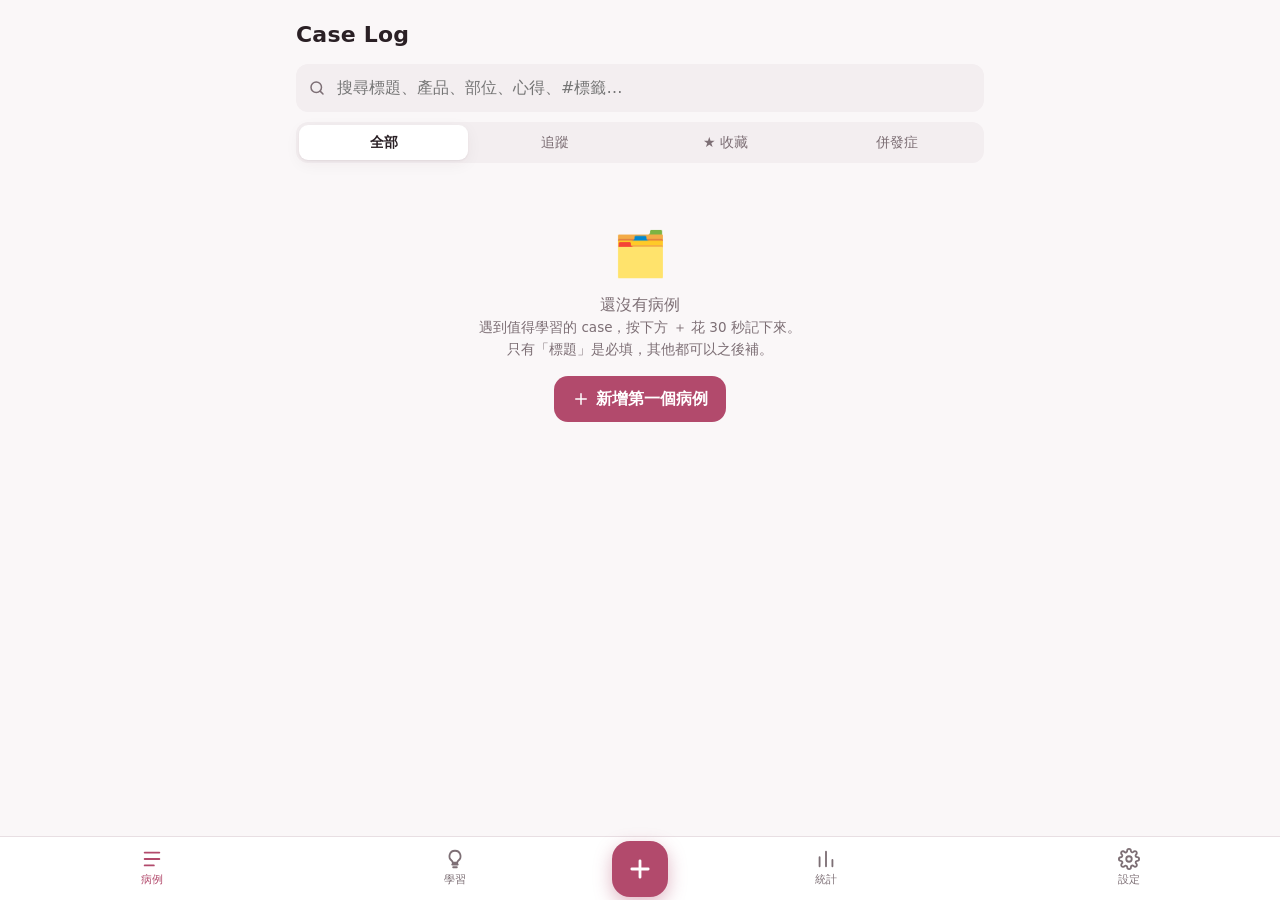
<file: index.html>
<!doctype html>
<html lang="zh-Hant-TW">
<head>
<meta charset="utf-8">
<meta name="viewport" content="width=device-width, initial-scale=1, viewport-fit=cover">
<title>Case Log</title>
<meta name="theme-color" content="#b24a6c">
<meta name="apple-mobile-web-app-capable" content="yes">
<meta name="mobile-web-app-capable" content="yes">
<meta name="apple-mobile-web-app-status-bar-style" content="default">
<meta name="apple-mobile-web-app-title" content="Case Log">
<link rel="manifest" href="manifest.webmanifest">
<link rel="icon" href="icons/icon.svg" type="image/svg+xml">
<link rel="apple-touch-icon" href="icons/apple-touch-icon.png">
<link rel="stylesheet" href="app.css">
</head>
<body>
<main id="view" aria-live="polite"></main>

<nav class="tabbar" id="tabbar">
  <a href="#/" data-tab="home"><svg viewBox="0 0 24 24"><path d="M4 5h16M4 12h16M4 19h10"/></svg><span>病例</span></a>
  <a href="#/pearls" data-tab="pearls"><svg viewBox="0 0 24 24"><path d="M9 18h6M10 21h4M12 3a6 6 0 0 0-3.5 10.9c.6.5 1 1.2 1 2V16h5v-.1c0-.8.4-1.5 1-2A6 6 0 0 0 12 3z"/></svg><span>學習</span></a>
  <a href="#/new" class="fab" aria-label="新增病例"><svg viewBox="0 0 24 24"><path d="M12 5v14M5 12h14"/></svg></a>
  <a href="#/stats" data-tab="stats"><svg viewBox="0 0 24 24"><path d="M5 20V10M12 20V4M19 20v-7"/></svg><span>統計</span></a>
  <a href="#/settings" data-tab="settings"><svg viewBox="0 0 24 24"><circle cx="12" cy="12" r="3"/><path d="M19.4 15a1.7 1.7 0 0 0 .3 1.8l.1.1a2 2 0 1 1-2.8 2.8l-.1-.1a1.7 1.7 0 0 0-1.8-.3 1.7 1.7 0 0 0-1 1.5V21a2 2 0 1 1-4 0v-.1a1.7 1.7 0 0 0-1.1-1.5 1.7 1.7 0 0 0-1.8.3l-.1.1a2 2 0 1 1-2.8-2.8l.1-.1a1.7 1.7 0 0 0 .3-1.8 1.7 1.7 0 0 0-1.5-1H3a2 2 0 1 1 0-4h.1a1.7 1.7 0 0 0 1.5-1.1 1.7 1.7 0 0 0-.3-1.8l-.1-.1a2 2 0 1 1 2.8-2.8l.1.1a1.7 1.7 0 0 0 1.8.3H9a1.7 1.7 0 0 0 1-1.5V3a2 2 0 1 1 4 0v.1a1.7 1.7 0 0 0 1 1.5 1.7 1.7 0 0 0 1.8-.3l.1-.1a2 2 0 1 1 2.8 2.8l-.1.1a1.7 1.7 0 0 0-.3 1.8V9a1.7 1.7 0 0 0 1.5 1H21a2 2 0 1 1 0 4h-.1a1.7 1.7 0 0 0-1.5 1z"/></svg><span>設定</span></a>
</nav>

<div id="toast" role="status"></div>
<input type="file" id="photoInput" accept="image/*" multiple hidden>
<input type="file" id="importInput" accept="application/json,.json" hidden>
<script src="app.js"></script>
</body>
</html>
</file>
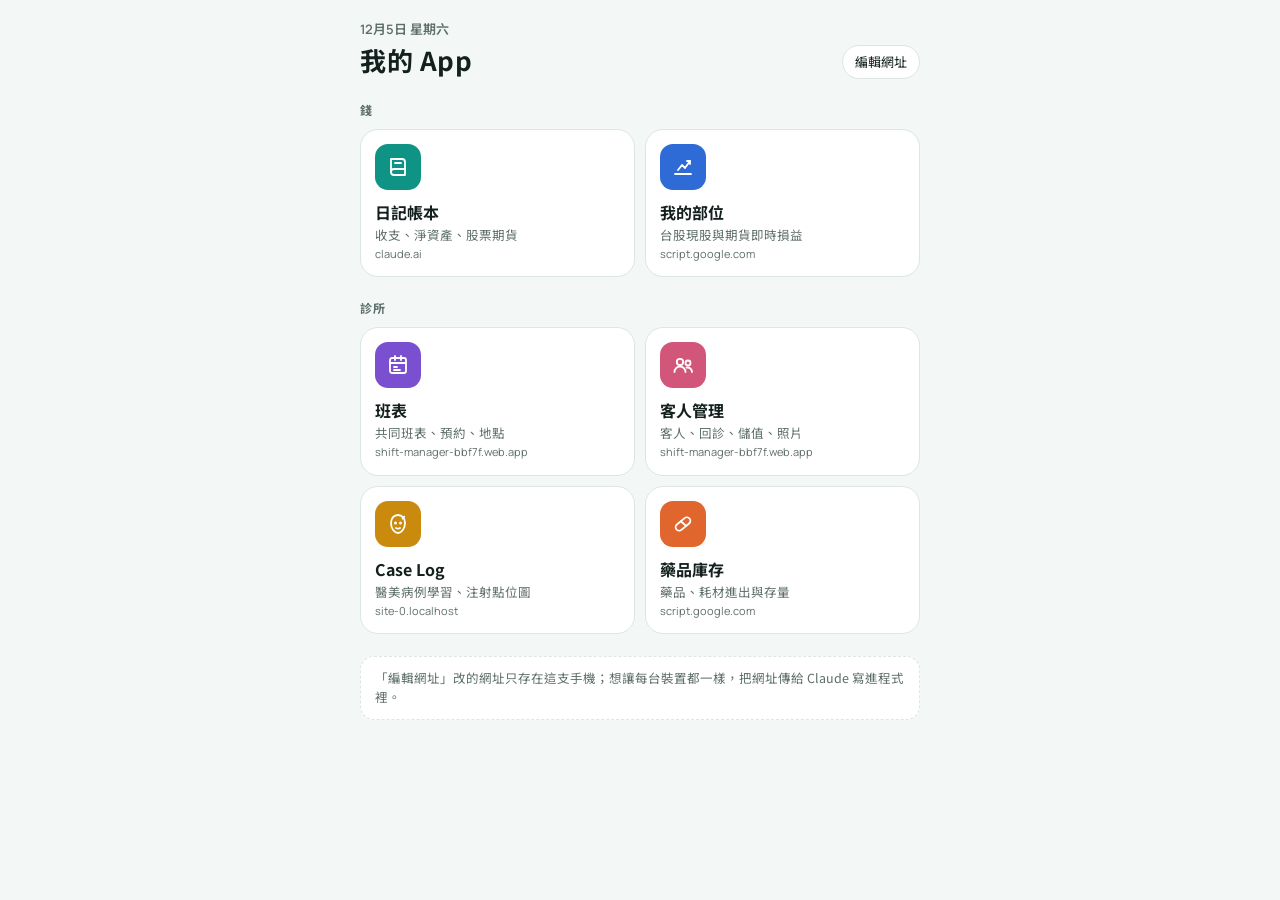
<file: apps/index.html>
<!doctype html>
<html lang="zh-Hant-TW">
<head>
<meta charset="utf-8">
<meta name="viewport" content="width=device-width,initial-scale=1,viewport-fit=cover">
<title>我的 App</title>
<meta name="theme-color" content="#F3F7F6" media="(prefers-color-scheme: light)">
<meta name="theme-color" content="#0E1615" media="(prefers-color-scheme: dark)">
<meta name="apple-mobile-web-app-capable" content="yes">
<meta name="mobile-web-app-capable" content="yes">
<meta name="apple-mobile-web-app-title" content="我的 App">
<meta name="apple-mobile-web-app-status-bar-style" content="default">
<link rel="manifest" href="manifest.webmanifest">
<link rel="icon" href="icons/icon.svg" type="image/svg+xml">
<link rel="apple-touch-icon" href="icons/apple-touch-icon.png">
<link rel="preconnect" href="https://fonts.googleapis.com">
<link rel="stylesheet" href="https://fonts.googleapis.com/css2?family=Manrope:wght@600;800&family=Noto+Sans+TC:wght@400;500;700&display=swap">
<style>
/* Layout: one column of grouped app tiles, like a phone home screen with labels */
:root{
  --bg:#F3F7F6; --card:#FFFFFF; --fg:#13201E; --muted:#5E6E6B; --line:#DCE6E4;
  --accent:#0E9384; --accent-soft:#E2F3F1; --warn:#B54708; --warn-soft:#FEF0E1;
  --t-money:#0E9384; --t-pos:#2E6BD6; --t-shift:#7A4FD0; --t-client:#D2557A; --t-case:#C98A0E; --t-med:#E0662E;
  --f-text:"Noto Sans TC","PingFang TC","Microsoft JhengHei",system-ui,sans-serif;
  --f-num:"Manrope","Noto Sans TC",system-ui,sans-serif;
}
@media (prefers-color-scheme: dark){:root:not([data-theme="light"]){
  --bg:#0E1615; --card:#17211F; --fg:#E8F0EE; --muted:#93A4A0; --line:#26322F;
  --accent:#2BB5A4; --accent-soft:#143330; --warn:#F2A35A; --warn-soft:#3A2716; color-scheme:dark}}
:root[data-theme="dark"]{
  --bg:#0E1615; --card:#17211F; --fg:#E8F0EE; --muted:#93A4A0; --line:#26322F;
  --accent:#2BB5A4; --accent-soft:#143330; --warn:#F2A35A; --warn-soft:#3A2716; color-scheme:dark}
*{-webkit-tap-highlight-color:transparent}
html{-webkit-text-size-adjust:100%}
body{margin:0;background:var(--bg);color:var(--fg);font-family:var(--f-text);font-size:15px;line-height:1.5;
  padding-left:max(16px,env(safe-area-inset-left,0px));padding-right:max(16px,env(safe-area-inset-right,0px));padding-block:calc(env(safe-area-inset-top,0px) + 20px) calc(env(safe-area-inset-bottom,0px) + 40px)}
.wrap{max-width:560px;margin:0 auto;display:flex;flex-direction:column;gap:22px}
header{display:flex;align-items:flex-end;justify-content:space-between;gap:12px}
h1{margin:0;font-size:26px;font-weight:700;letter-spacing:.02em}
.date{color:var(--muted);font-size:13px;font-family:var(--f-num);font-weight:600}
.edit-btn{border:1px solid var(--line);background:var(--card);color:var(--fg);font:inherit;font-size:13px;
  padding:6px 12px;border-radius:999px;cursor:pointer}
.edit-btn[aria-pressed="true"]{background:var(--accent);border-color:var(--accent);color:#fff}
section{display:flex;flex-direction:column;gap:10px}
h2{margin:0;font-size:12px;font-weight:700;color:var(--muted);letter-spacing:.12em}
.grid{display:grid;grid-template-columns:1fr 1fr;gap:10px}
@media (max-width:340px){.grid{grid-template-columns:1fr}}
.tile{position:relative;display:flex;flex-direction:column;gap:10px;padding:14px;border-radius:18px;
  background:var(--card);border:1px solid var(--line);color:inherit;text-decoration:none;min-width:0;
  transition:transform .12s ease, border-color .12s ease}
a.tile:hover{border-color:var(--accent)} a.tile:active{transform:scale(.97)}
a.tile:focus-visible{outline:3px solid var(--accent);outline-offset:2px}
.tile.wide{grid-column:1/-1;flex-direction:row;align-items:center}
.ic{width:46px;height:46px;border-radius:13px;display:grid;place-items:center;color:#fff;flex:none}
.ic svg{width:24px;height:24px}
.name{font-weight:700;font-size:16px}
.desc{color:var(--muted);font-size:12.5px;line-height:1.45}
.meta{display:flex;flex-direction:column;gap:2px;min-width:0}
.host{font-family:var(--f-num);font-size:11px;color:var(--muted);overflow:hidden;text-overflow:ellipsis;white-space:nowrap}
.need{font-size:12px;color:var(--warn);background:var(--warn-soft);padding:2px 8px;border-radius:999px;align-self:flex-start}
.editor{display:none;flex-direction:column;gap:6px}
body.editing .editor{display:flex}
body.editing a.tile{pointer-events:none}
body.editing .tile .editor{pointer-events:auto}
.editor input{font:inherit;font-size:13px;padding:7px 9px;border-radius:9px;border:1px solid var(--line);background:var(--bg);color:var(--fg);min-width:0;width:100%;box-sizing:border-box}
.editor .row{display:flex;gap:6px}
.editor button{font:inherit;font-size:12px;border:0;border-radius:9px;padding:6px 10px;cursor:pointer;background:var(--accent-soft);color:var(--accent);font-weight:700}
.tip{font-size:12.5px;color:var(--muted);background:var(--card);border:1px dashed var(--line);border-radius:14px;padding:12px 14px}
@media (prefers-reduced-motion:reduce){.tile{transition:none}}
</style>

</head>
<body>
<div class="wrap">
  <header>
    <div>
      <div class="date" id="today"></div>
      <h1>我的 App</h1>
    </div>
    <button class="edit-btn" id="editBtn" aria-pressed="false">編輯網址</button>
  </header>
  <div id="groups"></div>
  <div class="tip" id="tip">「編輯網址」改的網址只存在這支手機；想讓每台裝置都一樣，把網址傳給 Claude 寫進程式裡。</div>
</div>

<script>
const ICONS={
  book:'<path d="M5 4h11a3 3 0 0 1 3 3v13H8a3 3 0 0 1-3-3V4z"/><path d="M5 17a3 3 0 0 1 3-3h11"/><path d="M9 8h6"/>',
  chart:'<path d="M4 19h16"/><path d="M7 15l4-5 3 3 5-7"/><path d="M16 6h3v3"/>',
  cal:'<rect x="4" y="5" width="16" height="15" rx="2"/><path d="M4 10h16M9 3v4M15 3v4"/><path d="M8 14h3M8 17h6"/>',
  people:'<circle cx="9" cy="9" r="3.2"/><path d="M3.5 19a5.5 5.5 0 0 1 11 0"/><circle cx="17" cy="10" r="2.5"/><path d="M15.5 14.6A4.5 4.5 0 0 1 21 19"/>',
  pill:'<rect x="3.5" y="8.5" width="17" height="7" rx="3.5" transform="rotate(-40 12 12)"/><path d="M9.7 9.3l5 4.2"/>',
  face:'<path d="M12 3c4 0 7 3.2 7 8 0 5.5-3.4 10-7 10s-7-4.5-7-10c0-4.8 3-8 7-8z"/><circle cx="9.5" cy="11" r=".6" fill="currentColor"/><circle cx="14.5" cy="11" r=".6" fill="currentColor"/><path d="M10 16c1.2.8 2.8.8 4 0"/><path d="M16.5 6.5l1.8-1.8"/>',
};
const GROUPS=[
  {title:'錢',apps:[
    {id:'ledger',name:'日記帳本',desc:'收支、淨資產、股票期貨',icon:'book',color:'--t-money',url:'https://claude.ai/artifact/QLgekAkVEzZLRoMZ4GFEvG'},
    {id:'positions',name:'我的部位',desc:'台股現股與期貨即時損益',icon:'chart',color:'--t-pos',url:'https://script.google.com/macros/s/AKfycbxUpTMEnhmroNZbFgL2jMbumhoqRTNgbPiii-YeFeHNcYHyUEXfkyBFF0sO0Z4H2jgccA/exec'},
  ]},
  {title:'診所',apps:[
    {id:'shift',name:'班表',desc:'共同班表、預約、地點',icon:'cal',color:'--t-shift',url:'https://shift-manager-bbf7f.web.app/'},
    {id:'clients',name:'客人管理',desc:'客人、回診、儲值、照片',icon:'people',color:'--t-client',url:'https://shift-manager-bbf7f.web.app/clients.html'},
    {id:'caselog',name:'Case Log',desc:'醫美病例學習、注射點位圖',icon:'face',color:'--t-case',url:'../',wide:false},
    {id:'meds',name:'藥品庫存',desc:'藥品、耗材進出與存量',icon:'pill',color:'--t-med',url:'https://script.google.com/macros/s/AKfycbyXVi1RhoZxAH6RrTS6Q_q4W0mHnyYX5fDOOu5B9BYEgFH1ISNnl_C-pGX1qmr0Uy7snQ/exec'},
  ]},
];
const KEY='apps.urls.v1';
let saved={};
try{saved=JSON.parse(localStorage.getItem(KEY)||'{}')||{}}catch(e){saved={}}
const store=()=>{try{localStorage.setItem(KEY,JSON.stringify(saved))}catch(e){}};
const urlOf=a=>(saved[a.id]||a.url||'').trim();
const hostOf=u=>{try{const h=new URL(u,location.href).hostname;return h.replace(/^www\./,'')}catch(e){return ''}};
const esc=s=>String(s).replace(/[&<>"]/g,c=>({'&':'&amp;','<':'&lt;','>':'&gt;','"':'&quot;'}[c]));

function render(){
  const root=document.getElementById('groups');
  root.innerHTML=GROUPS.map(g=>`<section><h2>${esc(g.title)}</h2><div class="grid">${g.apps.map(tile).join('')}</div></section>`).join('');
  root.style.display='flex';root.style.flexDirection='column';root.style.gap='22px';
  root.querySelectorAll('[data-save]').forEach(b=>b.onclick=()=>{
    const id=b.dataset.save,inp=document.getElementById('u-'+id),v=inp.value.trim();
    if(v && !/^https:\/\//.test(v)){inp.setCustomValidity('網址要以 https:// 開頭');inp.reportValidity();return}
    if(v)saved[id]=v;else delete saved[id];store();render();
  });
}
function tile(a){
  const u=urlOf(a),tag=u?'a':'div',same=u&&!/^https?:/.test(u);
  const attrs=u?` href="${esc(u)}"${same?'':' target="_blank" rel="noopener"'}`:'';
  return `<${tag} class="tile${a.wide?' wide':''}"${attrs}>
    <span class="ic" style="background:var(${a.color})"><svg viewBox="0 0 24 24" fill="none" stroke="currentColor" stroke-width="1.8" stroke-linecap="round" stroke-linejoin="round">${ICONS[a.icon]}</svg></span>
    <span class="meta"><span class="name">${esc(a.name)}</span><span class="desc">${esc(a.desc)}</span>
      ${u?`<span class="host">${esc(hostOf(u))}</span>`:`<span class="need">還沒設定網址</span>`}</span>
    <span class="editor"><input id="u-${a.id}" type="url" inputmode="url" placeholder="https://…" value="${esc(saved[a.id]||a.url||'')}">
      <span class="row"><button type="button" data-save="${a.id}">儲存</button></span></span>
  </${tag}>`;
}
document.getElementById('editBtn').onclick=e=>{
  const on=!document.body.classList.contains('editing');
  document.body.classList.toggle('editing',on);e.currentTarget.setAttribute('aria-pressed',on);
  e.currentTarget.textContent=on?'完成':'編輯網址';
};
const d=new Date(),wd='日一二三四五六'[d.getDay()];
document.getElementById('today').textContent=`${d.getMonth()+1}月${d.getDate()}日 星期${wd}`;
document.getElementById('groups').addEventListener('click',e=>{if(document.body.classList.contains('editing')&&e.target.closest('a.tile'))e.preventDefault()});
render();
if('serviceWorker' in navigator)navigator.serviceWorker.register('sw.js').catch(()=>{});
</script>
</body>
</html>
</file>
<file: app.css>
:root{
  --bg:#faf7f8; --surface:#ffffff; --surface-2:#f3eef0; --line:#e8dfe3;
  --text:#2a2025; --muted:#7d6f75; --accent:#b24a6c; --accent-ink:#ffffff;
  --accent-soft:#f6e3ea; --warn:#c2410c; --warn-soft:#fdeee4; --ok:#15803d; --ok-soft:#e5f4ea;
  --pearl:#8a6d1d; --pearl-soft:#fbf3dc;
  --radius:16px; --shadow:0 1px 2px rgba(60,20,35,.06),0 4px 16px rgba(60,20,35,.05);
  --tabh:64px; --safe-b:env(safe-area-inset-bottom,0px); --safe-t:env(safe-area-inset-top,0px);
  color-scheme:light dark;
}
@media (prefers-color-scheme:dark){
  :root{
    --bg:#151113; --surface:#1f191c; --surface-2:#2a2226; --line:#3a2f34;
    --text:#f3ecef; --muted:#a8999f; --accent:#e07a9b; --accent-ink:#1a0d12;
    --accent-soft:#3d2430; --warn:#fb923c; --warn-soft:#3a2418; --ok:#4ade80; --ok-soft:#173022;
    --pearl:#f2cf6b; --pearl-soft:#352d17;
    --shadow:0 1px 2px rgba(0,0,0,.3);
  }
}
*{box-sizing:border-box;-webkit-tap-highlight-color:transparent}
html,body{margin:0;background:var(--bg);color:var(--text)}
body{font-family:-apple-system,BlinkMacSystemFont,"PingFang TC","Noto Sans TC","Microsoft JhengHei",system-ui,sans-serif;
  font-size:16px;line-height:1.5;-webkit-font-smoothing:antialiased;overscroll-behavior-y:none}
main{max-width:720px;margin:0 auto;padding:calc(var(--safe-t) + 8px) 16px calc(var(--tabh) + var(--safe-b) + 24px)}
a{color:var(--accent);text-decoration:none}
button{font:inherit;color:inherit;background:none;border:0;padding:0;cursor:pointer}
input,textarea,select{font:inherit;font-size:16px;color:var(--text);background:var(--surface);border:1px solid var(--line);
  border-radius:12px;padding:11px 12px;width:100%;outline:none;-webkit-appearance:none;appearance:none}
input:focus,textarea:focus,select:focus{border-color:var(--accent);box-shadow:0 0 0 3px var(--accent-soft)}
textarea{min-height:84px;resize:vertical}
input[type=date]{min-height:46px}
svg{width:22px;height:22px;fill:none;stroke:currentColor;stroke-width:2;stroke-linecap:round;stroke-linejoin:round;flex:none}

/* header */
.top{display:flex;align-items:center;gap:8px;min-height:52px;position:sticky;top:0;z-index:5;
  background:var(--bg);margin:0 -16px;padding:calc(var(--safe-t)) 16px 0}
.top h1{font-size:22px;font-weight:700;margin:0;flex:1;letter-spacing:.2px;white-space:nowrap;overflow:hidden;text-overflow:ellipsis}
.top h1.sm{font-size:17px;font-weight:600}
.iconbtn{width:44px;height:44px;display:grid;place-items:center;border-radius:12px;color:var(--text)}
.iconbtn:active{background:var(--surface-2)}
.iconbtn.on{color:var(--accent)}
.iconbtn.on svg{fill:currentColor}

/* tabbar */
.tabbar{position:fixed;left:0;right:0;bottom:0;z-index:20;display:flex;justify-content:space-around;align-items:center;
  height:calc(var(--tabh) + var(--safe-b));padding-bottom:var(--safe-b);background:color-mix(in srgb,var(--surface) 92%,transparent);
  backdrop-filter:saturate(1.6) blur(14px);-webkit-backdrop-filter:saturate(1.6) blur(14px);border-top:1px solid var(--line)}
.tabbar a{flex:1;display:flex;flex-direction:column;align-items:center;gap:2px;color:var(--muted);font-size:11px;padding:6px 0}
.tabbar a.active{color:var(--accent)}
.tabbar a.fab{flex:none;width:56px;height:56px;border-radius:18px;background:var(--accent);color:var(--accent-ink);
  justify-content:center;box-shadow:0 6px 18px color-mix(in srgb,var(--accent) 40%,transparent);margin:0 6px}
.tabbar a.fab svg{width:28px;height:28px;stroke-width:2.4}
body.hide-tabs .tabbar{display:none}
body.hide-tabs main{padding-bottom:calc(var(--safe-b) + 100px)}

/* search & filters */
.search{position:relative;margin:4px 0 10px}
.search input{padding-left:40px;background:var(--surface-2);border-color:transparent}
.search svg{position:absolute;left:12px;top:50%;transform:translateY(-50%);color:var(--muted);width:18px;height:18px}
.seg{display:flex;background:var(--surface-2);border-radius:12px;padding:3px;gap:2px;margin-bottom:10px}
.seg button{flex:1;padding:7px 4px;border-radius:9px;font-size:14px;color:var(--muted);white-space:nowrap}
.seg button.on{background:var(--surface);color:var(--text);font-weight:600;box-shadow:var(--shadow)}
.seg .n{display:inline-block;min-width:18px;padding:0 5px;margin-left:3px;border-radius:9px;background:var(--warn);color:#fff;font-size:11px;line-height:18px}
.hscroll{display:flex;gap:8px;overflow-x:auto;margin:0 -16px 12px;padding:2px 16px;scrollbar-width:none}
.hscroll::-webkit-scrollbar{display:none}

/* chips */
.chips{display:flex;flex-wrap:wrap;gap:8px}
.chip{display:inline-flex;align-items:center;gap:4px;padding:7px 13px;border-radius:999px;border:1px solid var(--line);
  background:var(--surface);font-size:14px;white-space:nowrap;min-height:36px}
.chip[aria-pressed=true]{background:var(--accent);border-color:var(--accent);color:var(--accent-ink)}
.chip.add{border-style:dashed;color:var(--muted)}
.tag{display:inline-block;padding:2px 9px;border-radius:999px;background:var(--surface-2);color:var(--muted);font-size:12.5px;white-space:nowrap}
.tag.cat{background:var(--accent-soft);color:var(--accent);font-weight:600}
.tag.warn{background:var(--warn-soft);color:var(--warn)}
.tag.ok{background:var(--ok-soft);color:var(--ok)}

/* cards */
.list{display:flex;flex-direction:column;gap:10px}
.card{background:var(--surface);border-radius:var(--radius);box-shadow:var(--shadow);border:1px solid var(--line)}
.case{display:flex;gap:12px;padding:10px;align-items:stretch;color:var(--text)}
.case:active{background:var(--surface-2)}
.thumb{width:76px;height:76px;border-radius:12px;background:var(--surface-2);object-fit:cover;flex:none;display:grid;place-items:center;color:var(--muted);overflow:hidden}
.thumb img{width:100%;height:100%;object-fit:cover}
.case .body{flex:1;min-width:0;display:flex;flex-direction:column;gap:4px}
.case .t{font-weight:600;font-size:16px;line-height:1.35;display:-webkit-box;-webkit-line-clamp:2;-webkit-box-orient:vertical;overflow:hidden}
.case .m{font-size:13px;color:var(--muted);white-space:nowrap;overflow:hidden;text-overflow:ellipsis}
.case .row{display:flex;gap:6px;flex-wrap:wrap;margin-top:auto}
.star-ic{color:#e0a800}
.banner{display:flex;align-items:center;gap:10px;padding:12px 14px;border-radius:14px;margin-bottom:12px;font-size:14px}
.banner.warn{background:var(--warn-soft);color:var(--warn)}
.banner.info{background:var(--accent-soft);color:var(--accent)}
.banner b{font-weight:700}
.empty{text-align:center;color:var(--muted);padding:48px 16px}
.empty .big{font-size:44px;margin-bottom:6px}
.empty .btn{margin-top:16px}

/* buttons */
.btn{display:inline-flex;align-items:center;justify-content:center;gap:6px;min-height:46px;padding:0 18px;border-radius:14px;
  font-weight:600;background:var(--surface-2);color:var(--text)}
.btn.primary{background:var(--accent);color:var(--accent-ink)}
.btn.danger{color:var(--warn);background:var(--warn-soft)}
.btn.block{width:100%}
.btn.sm{min-height:36px;padding:0 12px;font-size:14px;border-radius:10px}
.btn svg{width:18px;height:18px}
.btnrow{display:flex;gap:10px}
.btnrow .btn{flex:1}

/* form */
.form section{background:var(--surface);border:1px solid var(--line);border-radius:var(--radius);padding:14px;margin-bottom:12px}
.form h3{margin:0 0 10px;font-size:13px;letter-spacing:.5px;color:var(--muted);font-weight:600}
.field{margin-bottom:14px}
.field:last-child{margin-bottom:0}
.field>label,.lbl{display:block;font-size:14px;font-weight:600;margin-bottom:6px}
.field .hint{font-size:12.5px;color:var(--muted);margin-top:4px}
.grid2{display:grid;grid-template-columns:1fr 1fr;gap:10px}
.pearl-field textarea{background:var(--pearl-soft);border-color:transparent}
.stars{display:flex;gap:4px}
.stars button{font-size:28px;line-height:1;color:var(--line);padding:2px}
.stars button.on{color:#e0a800}
.savebar{position:fixed;left:0;right:0;bottom:0;z-index:25;padding:10px 16px calc(10px + var(--safe-b));
  background:color-mix(in srgb,var(--surface) 94%,transparent);backdrop-filter:blur(14px);-webkit-backdrop-filter:blur(14px);border-top:1px solid var(--line)}
.savebar .inner{max-width:688px;margin:0 auto}
.switch{display:flex;align-items:center;justify-content:space-between;gap:10px;min-height:40px}

/* photos */
.pgrid{display:grid;grid-template-columns:repeat(3,1fr);gap:8px}
.ph{position:relative;aspect-ratio:1;border-radius:12px;overflow:hidden;background:var(--surface-2)}
.ph img{width:100%;height:100%;object-fit:cover;display:block}
.ph .lab{position:absolute;left:6px;bottom:6px;padding:2px 8px;border-radius:8px;font-size:12px;font-weight:600;background:rgba(0,0,0,.55);color:#fff}
.ph .x{position:absolute;right:4px;top:4px;width:28px;height:28px;border-radius:50%;background:rgba(0,0,0,.55);color:#fff;display:grid;place-items:center}
.ph .x svg{width:16px;height:16px}
.ph.addph{display:flex;flex-direction:column;align-items:center;justify-content:center;gap:4px;border:2px dashed var(--line);background:transparent;color:var(--muted);font-size:13px}
.ph.sel{outline:3px solid var(--accent);outline-offset:-3px}
.ph .badge{position:absolute;right:6px;top:6px;width:24px;height:24px;border-radius:50%;background:var(--accent);color:var(--accent-ink);font-size:13px;font-weight:700;display:grid;place-items:center}
.gallery{display:flex;gap:8px;overflow-x:auto;margin:0 -16px;padding:0 16px 4px;scroll-snap-type:x mandatory;scrollbar-width:none}
.gallery::-webkit-scrollbar{display:none}
.gallery .ph{flex:none;width:68%;max-width:300px;aspect-ratio:4/5;scroll-snap-align:start}

/* detail */
.dhead{margin:6px 0 14px}
.dhead h2{font-size:22px;margin:6px 0 6px;line-height:1.3}
.dhead .m{color:var(--muted);font-size:14px}
.kv{display:grid;grid-template-columns:88px 1fr;gap:8px 12px;font-size:15px}
.kv dt{color:var(--muted)}
.kv dd{margin:0;white-space:pre-wrap;word-break:break-word}
.block{background:var(--surface);border:1px solid var(--line);border-radius:var(--radius);padding:14px;margin-bottom:12px}
.block h3{margin:0 0 10px;font-size:13px;color:var(--muted);letter-spacing:.5px;font-weight:600;display:flex;align-items:center;justify-content:space-between}
.pearl{background:var(--pearl-soft);border-color:transparent}
.pearl h3{color:var(--pearl)}
.pearl p{margin:0;white-space:pre-wrap;font-size:16px}
.text{white-space:pre-wrap;margin:0;word-break:break-word}
.tl{position:relative;padding-left:20px}
.tl:before{content:"";position:absolute;left:5px;top:6px;bottom:6px;width:2px;background:var(--line)}
.tli{position:relative;padding-bottom:14px}
.tli:last-child{padding-bottom:0}
.tli:before{content:"";position:absolute;left:-19px;top:6px;width:10px;height:10px;border-radius:50%;background:var(--accent);box-shadow:0 0 0 3px var(--surface)}
.tli .d{font-size:13px;color:var(--muted);display:flex;justify-content:space-between;align-items:center}
.tli .pgrid{margin-top:8px}
.actions{display:grid;grid-template-columns:repeat(3,1fr);gap:8px;margin-bottom:12px}
.actions .btn{flex-direction:column;gap:2px;min-height:62px;font-size:13px;font-weight:500;padding:6px}

/* pearls */
.pcard{padding:14px;display:block;color:var(--text)}
.pcard .q{white-space:pre-wrap;font-size:15.5px;margin:0 0 8px;position:relative;padding-left:12px;border-left:3px solid var(--pearl)}
.pcard .src{font-size:13px;color:var(--muted);display:flex;gap:6px;align-items:center;flex-wrap:wrap}

/* stats */
.kpis{display:grid;grid-template-columns:repeat(3,1fr);gap:8px;margin-bottom:12px}
.kpi{padding:12px;text-align:center}
.kpi .v{font-size:24px;font-weight:700;font-variant-numeric:tabular-nums}
.kpi .l{font-size:12px;color:var(--muted)}
.bars{display:flex;flex-direction:column;gap:8px}
.bar{display:grid;grid-template-columns:84px 1fr 42px;align-items:center;gap:8px;font-size:14px}
.bar .track{height:10px;border-radius:5px;background:var(--surface-2);overflow:hidden}
.bar .fill{height:100%;border-radius:5px;background:var(--accent)}
.bar .fill.w{background:var(--warn)}
.bar .n{text-align:right;font-variant-numeric:tabular-nums;color:var(--muted)}
.months{display:flex;align-items:flex-end;gap:4px;height:110px;padding-top:16px}
.months .col{flex:1;display:flex;flex-direction:column;align-items:center;gap:4px;height:100%;justify-content:flex-end}
.months .b{width:100%;max-width:26px;background:var(--accent);border-radius:5px 5px 2px 2px;min-height:2px}
.months .c{font-size:10.5px;color:var(--muted)}
.months .k{font-size:11px;color:var(--text);font-variant-numeric:tabular-nums}

/* settings */
.menu{display:flex;flex-direction:column}
.menu>*{display:flex;align-items:center;gap:12px;padding:14px;border-bottom:1px solid var(--line);text-align:left;width:100%;color:var(--text)}
.menu>*:last-child{border-bottom:0}
.menu .sub{font-size:13px;color:var(--muted)}
.menu .grow{flex:1}
.menu svg{color:var(--accent)}
.note{font-size:13.5px;color:var(--muted);line-height:1.6}

/* sheets & overlays */
.overlay{position:fixed;inset:0;z-index:50;background:rgba(20,10,15,.45);display:flex;align-items:flex-end;justify-content:center;animation:fade .15s}
.sheet{background:var(--bg);width:100%;max-width:720px;max-height:92vh;overflow:auto;border-radius:20px 20px 0 0;
  padding:8px 16px calc(16px + var(--safe-b));animation:up .2s ease-out}
.sheet .grab{width:40px;height:5px;border-radius:3px;background:var(--line);margin:4px auto 10px}
.sheet h2{font-size:18px;margin:0 0 12px}
@keyframes up{from{transform:translateY(40px);opacity:.4}}
@keyframes fade{from{opacity:0}}
.viewer{position:fixed;inset:0;z-index:60;background:#000;display:flex;flex-direction:column;color:#fff}
.viewer .vtop{display:flex;align-items:center;justify-content:space-between;padding:calc(var(--safe-t) + 6px) 8px 6px}
.viewer .vtop .iconbtn{color:#fff}
.viewer .vimg{flex:1;display:flex;align-items:center;justify-content:center;overflow:hidden;touch-action:pan-y}
.viewer .vimg img{max-width:100%;max-height:100%;object-fit:contain;user-select:none;-webkit-user-drag:none}
.viewer .vcap{text-align:center;padding:8px 8px calc(14px + var(--safe-b));font-size:14px;opacity:.85}

/* compare */
.cmp{position:relative;width:100%;aspect-ratio:4/5;border-radius:16px;overflow:hidden;background:#000;touch-action:none;user-select:none}
.cmp img{position:absolute;inset:0;width:100%;height:100%;object-fit:contain;-webkit-user-drag:none;pointer-events:none}
.cmp .a{clip-path:inset(0 50% 0 0)}
.cmp .line{position:absolute;top:0;bottom:0;left:50%;width:2px;background:#fff;transform:translateX(-1px);pointer-events:none}
.cmp .knob{position:absolute;top:50%;left:50%;width:40px;height:40px;margin:-20px 0 0 -20px;border-radius:50%;background:#fff;color:#333;
  display:grid;place-items:center;box-shadow:0 2px 10px rgba(0,0,0,.35);pointer-events:none;font-size:14px;font-weight:700}
.cmp .la,.cmp .lb{position:absolute;top:10px;padding:3px 9px;border-radius:8px;background:rgba(0,0,0,.6);color:#fff;font-size:12.5px;pointer-events:none}
.cmp .la{left:10px}.cmp .lb{right:10px}
.side{display:grid;grid-template-columns:1fr 1fr;gap:6px}
.side figure{margin:0;position:relative;aspect-ratio:3/4;background:#000;border-radius:12px;overflow:hidden}
.side img{width:100%;height:100%;object-fit:contain}
.side figcaption{position:absolute;left:6px;top:6px;padding:2px 8px;border-radius:8px;background:rgba(0,0,0,.6);color:#fff;font-size:12px}
.picker{display:flex;gap:6px;overflow-x:auto;padding:4px 0;scrollbar-width:none}
.picker .ph{flex:none;width:64px}
.pickrow{margin:12px 0}
.pickrow .lbl{font-size:13px;color:var(--muted);font-weight:500}

#toast{position:fixed;left:50%;bottom:calc(var(--tabh) + var(--safe-b) + 20px);transform:translate(-50%,20px);opacity:0;
  background:var(--text);color:var(--bg);padding:10px 16px;border-radius:12px;font-size:14px;z-index:90;transition:.2s;pointer-events:none;max-width:90vw}
#toast.show{opacity:1;transform:translate(-50%,0)}
.sr{position:absolute;width:1px;height:1px;overflow:hidden;clip:rect(0 0 0 0)}
[hidden]{display:none!important}

/* injection map */
.face{display:block;width:100%;height:auto;color:var(--muted);font-family:inherit}
.face .face-lines{stroke-width:1.5}
.face .soft{opacity:.45}
.face .side-lbl{fill:var(--muted);font-size:15px;font-weight:700}
.face .dose{font-size:10.5px;font-weight:700;fill:var(--text);paint-order:stroke;stroke:var(--surface);stroke-width:3px;stroke-linejoin:round}
.face-wrap{max-width:340px;margin:0 auto}
.injsum{font-weight:600;text-align:center;margin-top:6px;font-size:15px}
.legend{display:flex;flex-wrap:wrap;gap:10px;justify-content:center;margin-top:6px;font-size:13px;color:var(--muted)}
.legend span{display:inline-flex;align-items:center;gap:5px}
.legend i,.dot{display:inline-block;width:10px;height:10px;border-radius:50%;flex:none}
.injnotes{margin:10px 0 0;padding-left:18px;font-size:14px}
.injprev{display:flex;gap:12px;align-items:center;width:100%;text-align:left;padding:8px;border:1px solid var(--line);border-radius:14px;background:var(--surface-2)}
.injprev>.face,.injprev>.ph{width:84px;height:112px;flex:none;background:var(--surface);border-radius:10px}
.injprev-t{display:flex;flex-direction:column;gap:2px;min-width:0}
.injprev-t b{color:var(--accent)}
.inj-ed{position:fixed;inset:0;z-index:45;background:var(--bg);display:flex;flex-direction:column;padding-top:var(--safe-t)}
.ed-top{display:flex;align-items:center;justify-content:space-between;padding:8px 12px;gap:8px}
.ed-top b{font-size:17px}
.ed-canvas{flex:1;min-height:0;display:flex;justify-content:center;align-items:center;padding:0 12px;touch-action:none;user-select:none;-webkit-user-select:none}
.ed-canvas .face{height:100%;width:auto;max-width:100%;background:var(--surface);border-radius:16px;border:1px solid var(--line)}
.ed-canvas .face .dose{stroke:var(--surface)}
.ed-panel{padding:8px 16px calc(12px + var(--safe-b));border-top:1px solid var(--line);background:var(--surface);display:flex;flex-direction:column;gap:8px}
.ed-sum{font-weight:600;text-align:center;font-size:15px}
.ed-row{display:flex;align-items:center;gap:8px;min-width:0}
.ed-row .hscroll{margin:0;padding:2px 0;flex:1;min-width:0}
.ed-unit{flex:none;margin:0;width:96px}
.ed-lbl{font-size:13px;color:var(--muted);flex:none;width:30px}
.ed-hint{font-size:12px;text-align:center}
.inj-ed .chip{min-height:34px;padding:5px 12px}
.face .hit{stroke:none}
.face .hitl{stroke:transparent;stroke-width:18}
.face .tmp{stroke-width:3.2;stroke-linecap:round;stroke-dasharray:6 4}
.face.on-photo .dose{fill:#1a1013;stroke:#fff}
.face.on-photo{background:#000}
.ed-views{margin:0 12px 8px}
.ed-views button{font-size:13.5px}
.ed-mode{flex:1;margin:0}
.ed-row .ed-unit{width:110px;flex:none}
.ed-panel .seg button{padding:5px 4px}
.ed-lbl{width:32px}
.views{display:flex;flex-direction:column;align-items:center}
.views.multi{flex-direction:row;align-items:flex-start;gap:10px;overflow-x:auto;scroll-snap-type:x mandatory;margin:0 -14px;padding:0 14px 4px;scrollbar-width:none}
.views.multi::-webkit-scrollbar{display:none}
.views figure{margin:0;width:100%;max-width:340px;flex:none;scroll-snap-align:center}
.views.multi figure{width:78%;max-width:300px}
.views figure .face{border-radius:12px;overflow:hidden}
.views figcaption{text-align:center;font-size:12.5px;color:var(--muted);margin-top:4px}
.prodsum{display:flex;flex-direction:column;gap:2px;align-items:center;font-size:14px;margin-top:6px}
.prodsum b{margin-right:6px}
.legend .ring{background:#fff;border:2px solid var(--muted)}
.face text{stroke:none}
.face .dose{pointer-events:none}
</file>
